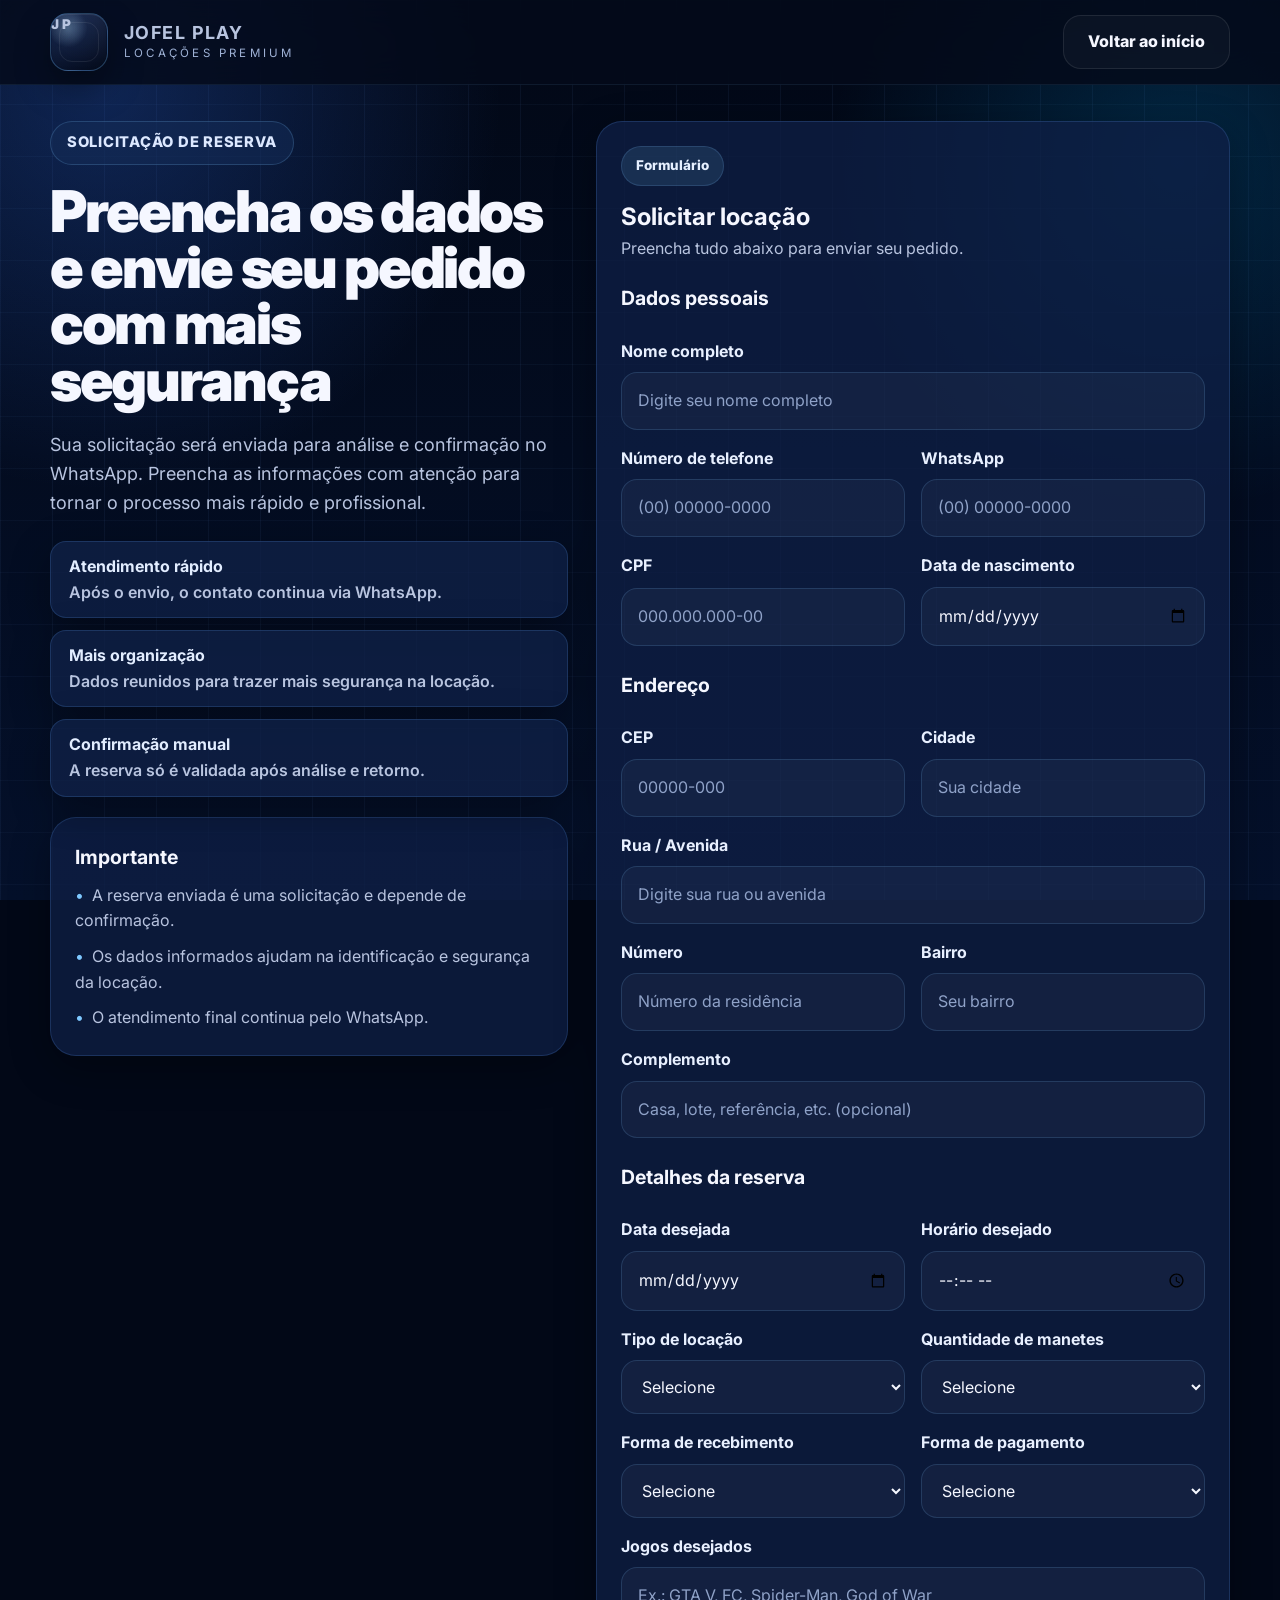
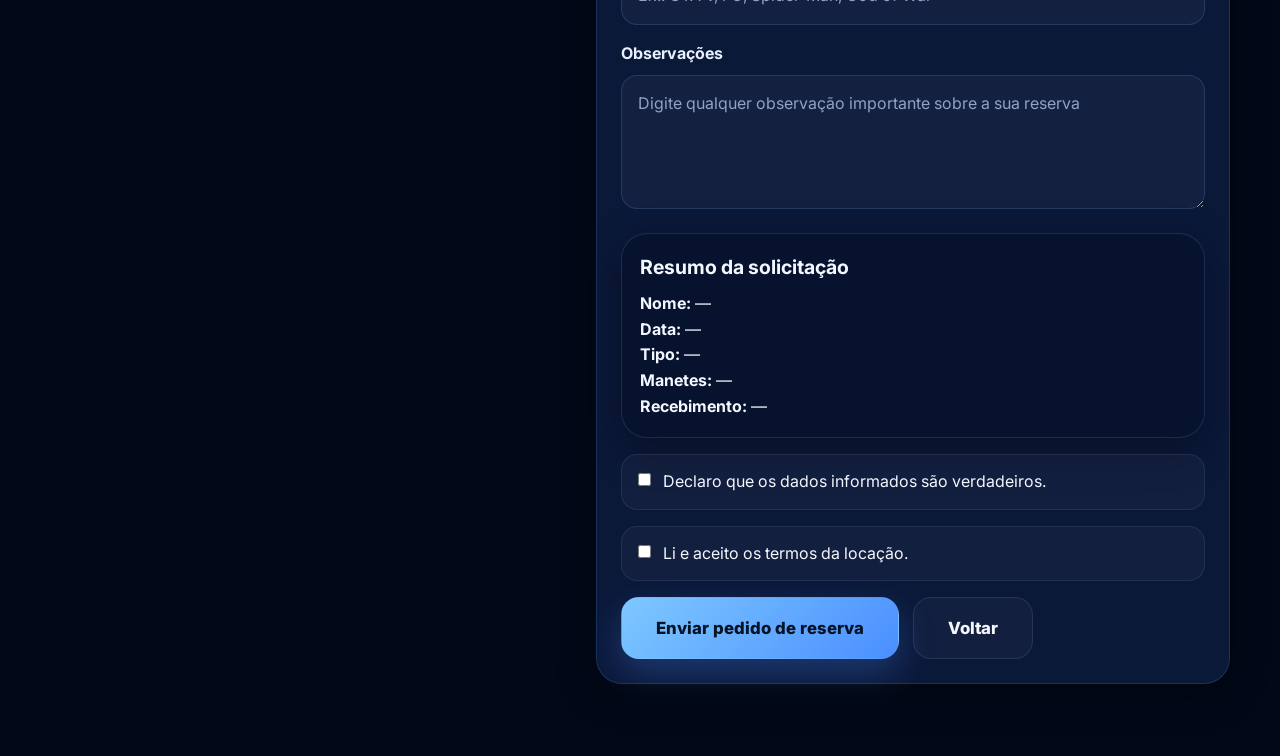
<file: reserva.html>
<!DOCTYPE html>
<html lang="pt-BR">
<head>
  <meta charset="UTF-8" />
  <meta name="viewport" content="width=device-width, initial-scale=1.0" />
  <title>Reserva | JOFEL PLAY LOCAÇÕES</title>
  <meta
    name="description"
    content="Solicite sua reserva de PS5 com a JOFEL PLAY LOCAÇÕES. Preencha seus dados e finalize o atendimento pelo WhatsApp."
  />
  <link rel="preconnect" href="https://fonts.googleapis.com">
  <link rel="preconnect" href="https://fonts.gstatic.com" crossorigin>
  <link href="https://fonts.googleapis.com/css2?family=Inter:wght@400;500;600;700;800;900&display=swap" rel="stylesheet">
  <link rel="stylesheet" href="style.css" />
</head>
<body class="reserve-page-body">
  <div class="site-bg"></div>

  <header class="header reserve-header">
    <div class="container nav">
      <a href="index.html" class="brand brand-elegant">
  <span class="brand-mark" aria-hidden="true">
    <span class="brand-mark-ring"></span>
    <span class="brand-mark-text">JP</span>
  </span>
  <span class="brand-copy">
    <strong>JOFEL PLAY</strong>
    <span>LOCAÇÕES PREMIUM</span>
  </span>
</a>

      <a href="index.html" class="btn btn-secondary reserve-back">Voltar ao início</a>
    </div>
  </header>

  <main class="section reserve-main">
    <div class="container reserve-layout">
      <section class="reserve-copy">
        <div class="eyebrow">SOLICITAÇÃO DE RESERVA</div>
        <h1>Preencha os dados e envie seu pedido com mais segurança</h1>
        <p>
          Sua solicitação será enviada para análise e confirmação no WhatsApp.
          Preencha as informações com atenção para tornar o processo mais rápido e profissional.
        </p>

        <div class="reserve-benefits">
          <article class="glass-card">
            <strong>Atendimento rápido</strong>
            <p>Após o envio, o contato continua via WhatsApp.</p>
          </article>

          <article class="glass-card">
            <strong>Mais organização</strong>
            <p>Dados reunidos para trazer mais segurança na locação.</p>
          </article>

          <article class="glass-card">
            <strong>Confirmação manual</strong>
            <p>A reserva só é validada após análise e retorno.</p>
          </article>
        </div>

        <div class="reserve-note">
          <h3>Importante</h3>
          <ul>
            <li>A reserva enviada é uma solicitação e depende de confirmação.</li>
            <li>Os dados informados ajudam na identificação e segurança da locação.</li>
            <li>O atendimento final continua pelo WhatsApp.</li>
          </ul>
        </div>
      </section>

      <section class="reserve-form-card">
        <div class="form-top">
          <span class="section-tag">Formulário</span>
          <h2>Solicitar locação</h2>
          <p>Preencha tudo abaixo para enviar seu pedido.</p>
        </div>

        <form id="reservaForm" class="reserve-form">
          <div class="form-block">
            <h3>Dados pessoais</h3>
            <div class="form-grid">
              <div class="form-group full">
                <label for="nome">Nome completo</label>
                <input type="text" id="nome" name="nome" placeholder="Digite seu nome completo" required />
              </div>

              <div class="form-group">
                <label for="telefone">Número de telefone</label>
                <input type="tel" id="telefone" name="telefone" placeholder="(00) 00000-0000" required />
              </div>

              <div class="form-group">
                <label for="whatsapp">WhatsApp</label>
                <input type="tel" id="whatsapp" name="whatsapp" placeholder="(00) 00000-0000" required />
              </div>

              <div class="form-group">
                <label for="cpf">CPF</label>
                <input type="text" id="cpf" name="cpf" placeholder="000.000.000-00" required />
              </div>

              <div class="form-group">
                <label for="nascimento">Data de nascimento</label>
                <input type="date" id="nascimento" name="nascimento" required />
              </div>
            </div>
          </div>

          <div class="form-block">
            <h3>Endereço</h3>
            <div class="form-grid">
              <div class="form-group">
                <label for="cep">CEP</label>
                <input type="text" id="cep" name="cep" placeholder="00000-000" required />
              </div>

              <div class="form-group">
                <label for="cidade">Cidade</label>
                <input type="text" id="cidade" name="cidade" placeholder="Sua cidade" required />
              </div>

              <div class="form-group full">
                <label for="rua">Rua / Avenida</label>
                <input type="text" id="rua" name="rua" placeholder="Digite sua rua ou avenida" required />
              </div>

              <div class="form-group">
                <label for="numero">Número</label>
                <input type="text" id="numero" name="numero" placeholder="Número da residência" required />
              </div>

              <div class="form-group">
                <label for="bairro">Bairro</label>
                <input type="text" id="bairro" name="bairro" placeholder="Seu bairro" required />
              </div>

              <div class="form-group full">
                <label for="complemento">Complemento</label>
                <input
                  type="text"
                  id="complemento"
                  name="complemento"
                  placeholder="Casa, lote, referência, etc. (opcional)"
                />
              </div>
            </div>
          </div>

          <div class="form-block">
            <h3>Detalhes da reserva</h3>
            <div class="form-grid">
              <div class="form-group">
                <label for="dataReserva">Data desejada</label>
                <input type="date" id="dataReserva" name="dataReserva" required />
              </div>

              <div class="form-group">
                <label for="horaReserva">Horário desejado</label>
                <input type="time" id="horaReserva" name="horaReserva" required />
              </div>

              <div class="form-group">
                <label for="tipoLocacao">Tipo de locação</label>
                <select id="tipoLocacao" name="tipoLocacao" required>
                  <option value="">Selecione</option>
                  <option value="1 hora">1 hora</option>
                  <option value="1 dia">1 dia</option>
                  <option value="final de semana">Final de semana</option>
                </select>
              </div>

              <div class="form-group">
                <label for="manetes">Quantidade de manetes</label>
                <select id="manetes" name="manetes" required>
                  <option value="">Selecione</option>
                  <option value="1 manete">1 manete</option>
                  <option value="2 manetes">2 manetes</option>
                </select>
              </div>

              <div class="form-group">
                <label for="retirada">Forma de recebimento</label>
                <select id="retirada" name="retirada" required>
                  <option value="">Selecione</option>
                  <option value="retirada no local">Retirada no local</option>
                  <option value="entrega">Entrega</option>
                </select>
              </div>

              <div class="form-group">
                <label for="pagamento">Forma de pagamento</label>
                <select id="pagamento" name="pagamento" required>
                  <option value="">Selecione</option>
                  <option value="pix">Pix</option>
                  <option value="dinheiro">Dinheiro</option>
                  <option value="a combinar">A combinar</option>
                </select>
              </div>

              <div class="form-group full">
                <label for="jogos">Jogos desejados</label>
                <input
                  type="text"
                  id="jogos"
                  name="jogos"
                  placeholder="Ex.: GTA V, FC, Spider-Man, God of War"
                />
              </div>

              <div class="form-group full">
                <label for="observacoes">Observações</label>
                <textarea
                  id="observacoes"
                  name="observacoes"
                  rows="4"
                  placeholder="Digite qualquer observação importante sobre a sua reserva"
                ></textarea>
              </div>
            </div>
          </div>

          <div class="summary-panel" id="resumoReserva">
            <h3>Resumo da solicitação</h3>
            <p>Preencha os campos acima para visualizar um resumo antes de enviar.</p>
          </div>

          <div class="checks">
            <label class="check-item">
              <input type="checkbox" id="dadosVerdadeiros" required />
              <span>Declaro que os dados informados são verdadeiros.</span>
            </label>

            <label class="check-item">
              <input type="checkbox" id="aceiteTermos" required />
              <span>Li e aceito os termos da locação.</span>
            </label>
          </div>

          <div class="form-actions">
            <button type="submit" class="btn btn-primary btn-lg submit-btn">Enviar pedido de reserva</button>
            <a href="index.html" class="btn btn-secondary btn-lg">Voltar</a>
          </div>
        </form>
      </section>
    </div>
  </main>

  <script src="script.js"></script>
</body>
</html>
</file>
<file: style.css>
:root {
  --bg: #020817;
  --bg-2: #07122b;
  --card: rgba(11, 24, 55, 0.92);
  --card-soft: rgba(15, 31, 70, 0.75);
  --line: rgba(99, 168, 255, 0.18);
  --line-strong: rgba(247, 208, 109, 0.45);
  --text: #f5f7ff;
  --muted: #b8c4df;
  --blue-1: #7ec8ff;
  --blue-2: #4a8fff;
  --blue-3: #102448;
  --gold: #f7d06d;
  --gold-2: #ffbf1f;
  --shadow: 0 12px 40px rgba(0, 0, 0, 0.32);
  --radius: 26px;
}

* {
  margin: 0;
  padding: 0;
  box-sizing: border-box;
}

html { scroll-behavior: smooth; }

body {
  font-family: 'Inter', sans-serif;
  background: var(--bg);
  color: var(--text);
  line-height: 1.6;
  overflow-x: hidden;
}

.site-bg {
  position: fixed;
  inset: 0;
  z-index: -2;
  background:
    radial-gradient(circle at 8% 10%, rgba(52, 119, 255, 0.26), transparent 28%),
    radial-gradient(circle at 92% 18%, rgba(0, 172, 255, 0.18), transparent 25%),
    linear-gradient(90deg, rgba(124, 179, 255, 0.06) 1px, transparent 1px),
    linear-gradient(rgba(124, 179, 255, 0.04) 1px, transparent 1px),
    linear-gradient(180deg, #020816 0%, #04102a 100%);
  background-size: auto, auto, 52px 52px, 52px 52px, auto;
}

a { color: inherit; text-decoration: none; }
img { max-width: 100%; display: block; }
button, input, select, textarea { font: inherit; }

.container {
  width: min(1180px, calc(100% - 32px));
  margin: 0 auto;
}

.header {
  position: sticky;
  top: 0;
  z-index: 50;
  backdrop-filter: blur(18px);
  background: rgba(4, 10, 26, 0.82);
  border-bottom: 1px solid rgba(126, 200, 255, 0.09);
}

.nav {
  min-height: 84px;
  display: flex;
  align-items: center;
  justify-content: space-between;
  gap: 24px;
}

.brand {
  display: flex;
  align-items: center;
  gap: 14px;
  flex-shrink: 0;
}

.brand-badge {
  width: 48px;
  height: 48px;
  border-radius: 16px;
  display: grid;
  place-items: center;
  font-weight: 900;
  background: linear-gradient(135deg, var(--blue-1), var(--blue-2));
  color: #021128;
  box-shadow: 0 10px 30px rgba(74, 143, 255, 0.32);
}

.brand strong,
.footer-brand strong {
  display: block;
  font-size: 1.08rem;
  letter-spacing: 0.04em;
}

.brand span,
.footer-brand span {
  display: block;
  color: var(--muted);
  font-size: 0.84rem;
  letter-spacing: 0.22em;
}

.nav-links {
  display: flex;
  align-items: center;
  gap: 28px;
  color: #d8e3f8;
  font-weight: 500;
}

.nav-links a {
  opacity: 0.92;
  transition: 0.2s ease;
}

.nav-links a:hover { color: var(--blue-1); }

.menu-toggle {
  display: none;
  background: transparent;
  border: 1px solid var(--line);
  color: var(--text);
  width: 44px;
  height: 44px;
  border-radius: 12px;
}

.btn {
  display: inline-flex;
  justify-content: center;
  align-items: center;
  min-height: 54px;
  padding: 0 24px;
  border-radius: 18px;
  border: 1px solid transparent;
  font-weight: 800;
  font-size: 1rem;
  transition: transform 0.2s ease, box-shadow 0.2s ease, background 0.2s ease;
  cursor: pointer;
}

.btn:hover { transform: translateY(-2px); }

.btn-primary {
  color: #041326;
  background: linear-gradient(135deg, var(--blue-1), var(--blue-2));
  box-shadow: 0 14px 34px rgba(74, 143, 255, 0.28);
}

.btn-secondary {
  color: var(--text);
  background: rgba(255, 255, 255, 0.03);
  border-color: rgba(255, 255, 255, 0.09);
}

.btn.large, .btn-lg {
  min-height: 62px;
  padding-inline: 34px;
  font-size: 1.05rem;
}

.hero { padding: 74px 0 34px; }

.hero-grid {
  display: grid;
  grid-template-columns: 1.1fr 0.9fr;
  gap: 40px;
  align-items: center;
}

.eyebrow {
  display: inline-flex;
  align-items: center;
  gap: 8px;
  padding: 9px 16px;
  border-radius: 999px;
  border: 1px solid rgba(126, 200, 255, 0.2);
  color: #dce8ff;
  background: rgba(20, 43, 86, 0.56);
  font-size: 0.92rem;
  font-weight: 800;
  letter-spacing: 0.05em;
}

.eyebrow.center { margin-bottom: 18px; }
.eyebrow.gold {
  color: #ffecb0;
  border-color: rgba(247, 208, 109, 0.3);
  background: rgba(71, 54, 18, 0.34);
}

.hero-copy h1,
.reserve-copy h1 {
  margin-top: 18px;
  font-size: clamp(2.9rem, 6vw, 5.3rem);
  line-height: 0.98;
  font-weight: 900;
  letter-spacing: -0.04em;
  max-width: 760px;
}

.hero-copy h1 span { color: var(--blue-1); }

.hero-copy p,
.reserve-copy > p {
  margin-top: 22px;
  color: var(--muted);
  font-size: 1.13rem;
  max-width: 720px;
}

.hero-points,
.trust-items,
.reserve-benefits {
  display: flex;
  flex-wrap: wrap;
  gap: 12px;
}

.hero-points { margin-top: 24px; }

.hero-points span,
.trust-items span,
.reserve-benefits .glass-card {
  padding: 12px 18px;
  border-radius: 16px;
  background: rgba(17, 34, 72, 0.75);
  border: 1px solid var(--line);
  color: #e2edff;
  font-weight: 600;
}

.hero-actions {
  display: flex;
  flex-wrap: wrap;
  gap: 14px;
  margin-top: 30px;
}

.price-ps5 {
  display: flex;
  align-items: center;
  gap: 18px;
  margin-top: 26px;
  padding: 18px;
  width: fit-content;
  max-width: 100%;
  border-radius: 24px;
  border: 1px solid rgba(126, 200, 255, 0.16);
  background: rgba(9, 24, 55, 0.65);
  box-shadow: var(--shadow);
}

.ps5-mini {
  width: 90px;
  height: 90px;
  flex-shrink: 0;
  display: grid;
  place-items: center;
  background: radial-gradient(circle at center, rgba(126, 200, 255, 0.18), transparent 68%);
}

.price-note {
  display: grid;
  gap: 4px;
  color: var(--muted);
}

.price-kicker {
  font-size: 0.92rem;
  font-weight: 700;
  text-transform: uppercase;
  letter-spacing: 0.07em;
}

.price-note strong {
  color: var(--blue-1);
  font-size: 2rem;
  line-height: 1;
}

.price-note small {
  color: #d8e5ff;
  font-size: 0.95rem;
}

.hero-card-wrap {
  display: flex;
  justify-content: flex-end;
}

.hero-card {
  width: 100%;
  max-width: 470px;
  background: linear-gradient(180deg, rgba(12, 28, 64, 0.94), rgba(8, 20, 47, 0.94));
  border: 1px solid var(--line);
  border-radius: 30px;
  padding: 24px;
  box-shadow: var(--shadow);
}

.hero-card-tags {
  display: flex;
  flex-wrap: wrap;
  gap: 10px;
  margin-bottom: 18px;
}

.tag {
  padding: 10px 16px;
  border-radius: 999px;
  background: rgba(255,255,255,0.04);
  border: 1px solid rgba(255,255,255,0.08);
  color: #dce8ff;
  font-weight: 700;
}

.tag.active {
  color: #061325;
  background: linear-gradient(135deg, var(--blue-1), var(--blue-2));
  border-color: transparent;
}

.hero-card-item,
.info-card,
.step-card,
.security-card,
.callout,
.game-card,
.faq-list details,
.package-card,
.reserve-form-card,
.reserve-note,
.summary-panel,
.glass-card {
  background: var(--card-soft);
  border: 1px solid var(--line);
  border-radius: var(--radius);
  box-shadow: var(--shadow);
}

.hero-card-item {
  padding: 18px 18px 16px;
  background: rgba(255,255,255,0.03);
  border-radius: 20px;
  box-shadow: none;
}

.hero-card-item + .hero-card-item { margin-top: 12px; }

.hero-card-item h3,
.info-card h3,
.step-card h3,
.security-card h3,
.game-body h3,
.footer h3,
.package-card h3,
.form-block h3,
.summary-panel h3,
.reserve-note h3 {
  font-size: 1.22rem;
  margin-bottom: 8px;
}

.hero-card-item p,
.info-card p,
.step-card p,
.security-card p,
.game-body p,
.footer p,
.footer li,
.faq-list p,
.section-title p,
.package-card p,
.reserve-note li,
.summary-panel p,
.glass-card p,
.form-top p {
  color: var(--muted);
}

.trust-strip { padding-bottom: 30px; }
.trust-items { justify-content: center; }

.section { padding: 72px 0; }

.section-title {
  text-align: center;
  max-width: 860px;
  margin: 0 auto 34px;
}

.section-title h2,
.security-card.big h2,
.callout h2 {
  font-size: clamp(2rem, 4vw, 4rem);
  line-height: 1.08;
  letter-spacing: -0.04em;
  font-weight: 900;
}

.section-title p {
  margin-top: 16px;
  font-size: 1.12rem;
}

.cards-grid,
.package-grid {
  display: grid;
  gap: 18px;
}

.cards-grid.four { grid-template-columns: repeat(4, 1fr); }
.cards-grid.three,
.package-grid { grid-template-columns: repeat(3, 1fr); }

.info-card,
.step-card,
.security-card { padding: 24px; }

.icon-box,
.step-number {
  width: 58px;
  height: 58px;
  border-radius: 18px;
  display: grid;
  place-items: center;
  font-size: 1.4rem;
  background: linear-gradient(135deg, rgba(126, 200, 255, 0.26), rgba(74, 143, 255, 0.22));
  border: 1px solid rgba(126, 200, 255, 0.2);
  margin-bottom: 18px;
}

.step-number {
  font-weight: 900;
  color: #071428;
  background: linear-gradient(135deg, var(--blue-1), var(--blue-2));
}

.packages-section .section-title { max-width: 900px; }

.package-card {
  position: relative;
  overflow: hidden;
  padding: 26px;
  background:
    radial-gradient(circle at top, rgba(255, 191, 31, 0.12), transparent 32%),
    linear-gradient(180deg, rgba(15, 25, 53, 0.96), rgba(9, 18, 43, 0.98));
}

.package-card::before {
  content: '';
  position: absolute;
  inset: 0;
  pointer-events: none;
  border-radius: inherit;
  box-shadow: inset 0 0 0 1px rgba(247, 208, 109, 0.1);
}

.package-card.featured {
  border-color: rgba(247, 208, 109, 0.45);
  box-shadow:
    0 20px 46px rgba(0, 0, 0, 0.36),
    0 0 0 1px rgba(247, 208, 109, 0.18),
    0 0 26px rgba(247, 208, 109, 0.15);
  transform: translateY(-8px);
}

.featured-badge {
  position: absolute;
  top: 18px;
  right: 18px;
  background: linear-gradient(135deg, #ffd34c, #ffbb17);
  color: #14110a;
  font-weight: 900;
  border-radius: 999px;
  padding: 8px 12px;
  font-size: 0.85rem;
}

.package-pill {
  display: inline-flex;
  align-items: center;
  padding: 8px 14px;
  border-radius: 999px;
  color: #ffecb0;
  background: rgba(247, 208, 109, 0.12);
  border: 1px solid rgba(247, 208, 109, 0.25);
  font-size: 0.85rem;
  font-weight: 800;
  letter-spacing: 0.05em;
}

.package-top p { margin-top: 8px; }
.package-prices {
  margin-top: 24px;
  display: grid;
  gap: 12px;
}

.price-row {
  display: flex;
  justify-content: space-between;
  align-items: baseline;
  gap: 16px;
  padding: 16px 18px;
  background: rgba(255,255,255,0.03);
  border: 1px solid rgba(255,255,255,0.08);
  border-radius: 18px;
}

.price-row span { color: #dfe9ff; font-weight: 600; }
.price-row strong {
  color: var(--gold-2);
  font-size: 1.6rem;
  letter-spacing: -0.03em;
}

.package-list {
  list-style: none;
  display: grid;
  gap: 10px;
  margin-top: 22px;
  color: #dce7ff;
}

.package-list li::before {
  content: '✓';
  color: var(--gold);
  font-weight: 900;
  margin-right: 10px;
}

.btn-package {
  width: 100%;
  margin-top: 22px;
  background: linear-gradient(135deg, #ffd24a, #ffbf1f);
  color: #14110a;
  box-shadow: 0 14px 30px rgba(255, 191, 31, 0.18);
}

.games-carousel-shell {
  position: relative;
  display: flex;
  align-items: center;
  gap: 14px;
}

.games-carousel {
  display: grid;
  grid-auto-flow: column;
  grid-auto-columns: minmax(260px, 320px);
  gap: 18px;
  overflow-x: auto;
  scroll-snap-type: x mandatory;
  padding: 6px 4px 10px;
  scrollbar-width: none;
  cursor: grab;
}

.games-carousel::-webkit-scrollbar { display: none; }
.games-carousel.dragging { cursor: grabbing; user-select: none; }

.carousel-arrow {
  width: 52px;
  height: 52px;
  border-radius: 50%;
  border: 1px solid rgba(126, 200, 255, 0.18);
  background: rgba(8, 19, 47, 0.9);
  color: #e8f2ff;
  font-size: 2rem;
  line-height: 1;
  cursor: pointer;
  flex-shrink: 0;
  box-shadow: var(--shadow);
}

.game-card {
  scroll-snap-align: start;
  overflow: hidden;
  transition: transform 0.2s ease, box-shadow 0.2s ease;
}

.game-card:hover { transform: translateY(-4px); }

.game-cover {
  min-height: 390px;
  display: flex;
  flex-direction: column;
  justify-content: space-between;
  padding: 16px;
  color: white;
  position: relative;
  overflow: hidden;
  background:
    linear-gradient(180deg, rgba(0,0,0,0.02), rgba(0,0,0,0.68)),
    radial-gradient(circle at top, rgba(255,255,255,0.12), transparent 35%);
}

.game-cover::before {
  content: '';
  position: absolute;
  inset: 0;
  opacity: 0.92;
}

.game-cover.gta::before {
  background:
    linear-gradient(180deg, rgba(0,0,0,0.12), rgba(0,0,0,0.72)),
    linear-gradient(135deg, #82bb5d, #1f3516 70%);
}
.game-cover.fc::before {
  background:
    linear-gradient(180deg, rgba(0,0,0,0.12), rgba(0,0,0,0.72)),
    linear-gradient(135deg, #56d2ff, #0a1733 72%);
}
.game-cover.gow::before {
  background:
    linear-gradient(180deg, rgba(0,0,0,0.1), rgba(0,0,0,0.72)),
    linear-gradient(135deg, #d18b6c, #2a1209 72%);
}
.game-cover.spider::before {
  background:
    linear-gradient(180deg, rgba(0,0,0,0.12), rgba(0,0,0,0.72)),
    linear-gradient(135deg, #ff5252, #3d0612 72%);
}
.game-cover.mk::before {
  background:
    linear-gradient(180deg, rgba(0,0,0,0.12), rgba(0,0,0,0.72)),
    linear-gradient(135deg, #f0d54f, #241f09 72%);
}
.game-cover.plus::before {
  background:
    linear-gradient(180deg, rgba(0,0,0,0.12), rgba(0,0,0,0.72)),
    linear-gradient(135deg, #78caff, #0a1731 72%);
}

.cover-badge,
.cover-title,
.game-cover::after {
  position: relative;
  z-index: 1;
}

.cover-badge {
  width: fit-content;
  padding: 7px 11px;
  border-radius: 999px;
  background: rgba(255,255,255,0.1);
  backdrop-filter: blur(10px);
  border: 1px solid rgba(255,255,255,0.18);
  font-size: 0.82rem;
  font-weight: 800;
  letter-spacing: 0.04em;
  text-transform: uppercase;
}

.cover-title {
  font-size: 2rem;
  line-height: 0.98;
  font-weight: 900;
  letter-spacing: -0.04em;
  text-shadow: 0 8px 22px rgba(0,0,0,0.35);
}

.game-body { padding: 20px; }

.mini-tag {
  display: inline-flex;
  margin-bottom: 10px;
  padding: 7px 12px;
  border-radius: 999px;
  background: rgba(126, 200, 255, 0.12);
  border: 1px solid rgba(126, 200, 255, 0.15);
  color: #dfeeff;
  font-size: 0.82rem;
  font-weight: 800;
}

.games-note {
  margin-top: 18px;
  text-align: center;
  color: var(--muted);
  font-size: 0.95rem;
}

.security-grid {
  display: grid;
  grid-template-columns: 1fr 0.95fr;
  gap: 20px;
}

.security-card { padding: 28px; }
.security-card.big .eyebrow { margin-bottom: 20px; }

.bullet-list {
  list-style: none;
  display: grid;
  gap: 12px;
  margin-top: 20px;
}

.bullet-list li {
  padding: 14px 16px;
  border-radius: 16px;
  background: rgba(255,255,255,0.03);
  border: 1px solid rgba(255,255,255,0.06);
  color: #dce7ff;
}

.security-side { display: grid; gap: 18px; }

.callout {
  padding: 42px 28px;
  text-align: center;
}

.callout p {
  margin: 16px auto 24px;
  max-width: 760px;
  color: var(--muted);
  font-size: 1.1rem;
}

.faq-wrap { max-width: 980px; }

.faq-list {
  display: grid;
  gap: 14px;
}

.faq-list details { padding: 0 22px; }

.faq-list summary {
  list-style: none;
  cursor: pointer;
  padding: 22px 0;
  font-weight: 800;
  font-size: 1.08rem;
}

.faq-list summary::-webkit-details-marker { display: none; }
.faq-list details p { padding-bottom: 22px; }

.footer {
  padding-top: 18px;
  border-top: 1px solid rgba(126, 200, 255, 0.08);
}

.footer-grid {
  display: grid;
  grid-template-columns: 1.2fr 0.8fr 0.8fr;
  gap: 30px;
  padding: 30px 0;
}

.footer-brand { margin-bottom: 16px; }

.social-links {
  display: flex;
  gap: 16px;
  margin-top: 14px;
  flex-wrap: wrap;
}

.footer ul {
  list-style: none;
  display: grid;
  gap: 12px;
}

.footer-bottom {
  border-top: 1px solid rgba(126, 200, 255, 0.08);
  padding: 18px 0 34px;
}

/* RESERVA */
.reserve-page-body { min-height: 100vh; }
.reserve-main { padding-top: 36px; }

.reserve-layout {
  display: grid;
  grid-template-columns: 0.9fr 1.1fr;
  gap: 28px;
  align-items: start;
}

.reserve-copy h1 {
  font-size: clamp(2.3rem, 4.5vw, 4.2rem);
  max-width: 680px;
}

.reserve-benefits {
  display: grid;
  grid-template-columns: 1fr;
  margin-top: 24px;
}

.glass-card { padding: 18px; }

.reserve-note,
.reserve-form-card {
  padding: 24px;
}

.reserve-note {
  margin-top: 20px;
}

.reserve-note ul {
  list-style: none;
  display: grid;
  gap: 10px;
  margin-top: 10px;
}

.reserve-note li::before {
  content: '•';
  color: var(--blue-1);
  margin-right: 8px;
}

.form-top { margin-bottom: 22px; }
.section-tag {
  display: inline-flex;
  padding: 8px 14px;
  border-radius: 999px;
  background: rgba(126, 200, 255, 0.12);
  border: 1px solid rgba(126, 200, 255, 0.16);
  color: #e6f0ff;
  font-size: 0.84rem;
  font-weight: 800;
  margin-bottom: 12px;
}

.reserve-form,
.form-grid,
.checks {
  display: grid;
  gap: 16px;
}

.form-grid {
  grid-template-columns: repeat(2, minmax(0, 1fr));
}

.form-group {
  display: grid;
  gap: 8px;
}

.form-group.full { grid-column: 1 / -1; }

.form-group label {
  font-weight: 700;
  color: #e8f0ff;
}

.form-group input,
.form-group select,
.form-group textarea {
  width: 100%;
  border: 1px solid rgba(126, 200, 255, 0.16);
  background: rgba(255,255,255,0.035);
  color: var(--text);
  border-radius: 16px;
  padding: 15px 16px;
  outline: none;
}

.form-group input:focus,
.form-group select:focus,
.form-group textarea:focus {
  border-color: rgba(126, 200, 255, 0.5);
  box-shadow: 0 0 0 4px rgba(74, 143, 255, 0.14);
}

.form-group input::placeholder,
.form-group textarea::placeholder {
  color: #8fa2c8;
}

.form-block {
  display: grid;
  gap: 16px;
  padding: 0 0 8px;
}

.summary-panel {
  padding: 18px;
  background: rgba(8, 19, 47, 0.94);
}

.summary-panel ul {
  display: grid;
  gap: 8px;
  margin-top: 12px;
  list-style: none;
  color: #dce7ff;
}

.summary-panel li strong {
  color: #fff2c4;
  font-weight: 800;
}

.check-item {
  display: flex;
  gap: 12px;
  align-items: flex-start;
  padding: 14px 16px;
  border-radius: 16px;
  background: rgba(255,255,255,0.03);
  border: 1px solid rgba(255,255,255,0.08);
}

.check-item input {
  margin-top: 4px;
  accent-color: #6cc4ff;
}

.form-actions {
  display: flex;
  flex-wrap: wrap;
  gap: 14px;
}

/* RESPONSIVO */
@media (max-width: 1080px) {
  .hero-grid,
  .security-grid,
  .cards-grid.four,
  .cards-grid.three,
  .package-grid,
  .footer-grid,
  .reserve-layout {
    grid-template-columns: 1fr 1fr;
  }

  .nav-links {
    gap: 18px;
    font-size: 0.96rem;
  }

  .games-carousel {
    grid-auto-columns: minmax(250px, 290px);
  }
}

@media (max-width: 860px) {
  .menu-toggle {
    display: inline-grid;
    place-items: center;
  }

  .nav-cta { display: none; }

  .nav {
    flex-wrap: wrap;
    padding: 14px 0;
  }

  .nav-links {
    display: none;
    width: 100%;
    flex-direction: column;
    align-items: flex-start;
    gap: 14px;
    padding-top: 8px;
  }

  .nav-links.open { display: flex; }

  .hero,
  .reserve-main { padding-top: 38px; }

  .hero-grid,
  .security-grid,
  .cards-grid.four,
  .cards-grid.three,
  .package-grid,
  .footer-grid,
  .reserve-layout {
    grid-template-columns: 1fr;
  }

  .hero-copy h1,
  .reserve-copy h1 {
    font-size: 3rem;
  }

  .section { padding: 56px 0; }

  .section-title h2,
  .security-card.big h2,
  .callout h2 {
    font-size: 2.25rem;
  }

  .carousel-arrow { display: none; }
}

@media (max-width: 560px) {
  .container { width: min(100% - 22px, 1180px); }

  .brand strong { font-size: 0.98rem; }
  .brand span { letter-spacing: 0.16em; font-size: 0.76rem; }

  .hero-copy h1,
  .reserve-copy h1 { font-size: 2.45rem; }

  .hero-copy p,
  .reserve-copy > p,
  .section-title p,
  .callout p { font-size: 1rem; }

  .hero-actions,
  .form-actions { flex-direction: column; }

  .btn,
  .btn.large,
  .btn-lg { width: 100%; }

  .hero-points,
  .trust-items,
  .social-links {
    gap: 10px;
  }

  .hero-points span,
  .trust-items span {
    width: 100%;
    text-align: center;
  }

  .hero-card,
  .info-card,
  .step-card,
  .security-card,
  .callout,
  .faq-list details,
  .package-card,
  .reserve-form-card,
  .reserve-note,
  .summary-panel {
    border-radius: 22px;
  }

  .game-cover {
    min-height: 330px;
  }

  .cover-title { font-size: 1.75rem; }

  .section-title h2,
  .security-card.big h2,
  .callout h2 {
    font-size: 1.9rem;
  }

  .price-ps5 {
    align-items: flex-start;
    flex-direction: column;
  }

  .form-grid { grid-template-columns: 1fr; }
}


.brand-logo-wrap {
  overflow: hidden;
  position: relative;
}

.brand-logo-image {
  width: 100%;
  height: 100%;
  object-fit: cover;
  display: none;
}

.brand-logo-wrap.has-image .brand-logo-image {
  display: block;
}

.brand-logo-wrap.has-image .brand-logo-fallback {
  display: none;
}

.brand-logo-fallback {
  display: grid;
  place-items: center;
  width: 100%;
  height: 100%;
}

.premium-hero-product {
  align-items: center;
  gap: 18px;
  padding: 18px 20px;
  border-radius: 26px;
  border: 1px solid rgba(126, 200, 255, 0.18);
  background: linear-gradient(180deg, rgba(10, 21, 52, 0.9), rgba(7, 18, 43, 0.78));
  max-width: 520px;
}

.ps5-real-wrap {
  width: 132px;
  min-width: 132px;
  height: 132px;
  display: grid;
  place-items: center;
  border-radius: 28px;
  background: radial-gradient(circle at 50% 30%, rgba(126, 200, 255, 0.16), rgba(74, 143, 255, 0.03));
  border: 1px solid rgba(126, 200, 255, 0.16);
}

.ps5-real-image {
  max-width: 100%;
  max-height: 100%;
  object-fit: contain;
  display: none;
  filter: drop-shadow(0 14px 26px rgba(0,0,0,0.35));
}

.ps5-real-wrap.has-image .ps5-real-image {
  display: block;
}

.ps5-real-wrap.has-image .ps5-svg-fallback {
  display: none;
}

.ps5-svg-fallback {
  width: 100%;
  max-width: 110px;
}

.premium-price-note {
  display: flex;
  flex-direction: column;
  gap: 6px;
}

.premium-price-note strong {
  font-size: 2rem;
}

.premium-price-note small {
  color: var(--muted);
}

.games-carousel-shell {
  position: relative;
  display: flex;
  align-items: center;
  gap: 14px;
}

.games-carousel {
  display: grid;
  grid-auto-flow: column;
  grid-auto-columns: minmax(260px, 320px);
  gap: 18px;
  overflow-x: auto;
  scroll-snap-type: x mandatory;
  padding: 10px 4px 16px;
  scrollbar-width: none;
  cursor: grab;
}

.games-carousel::-webkit-scrollbar {
  display: none;
}

.games-carousel.dragging {
  cursor: grabbing;
  scroll-snap-type: none;
}

.lux-game-card {
  scroll-snap-align: start;
}

.lux-cover {
  position: relative;
  min-height: 460px;
  border-radius: 28px;
  overflow: hidden;
  border: 1px solid rgba(247, 208, 109, 0.24);
  box-shadow: 0 22px 70px rgba(0, 0, 0, 0.35), inset 0 1px 0 rgba(255,255,255,0.05);
  background: linear-gradient(145deg, rgba(8, 17, 42, 0.98), rgba(2, 8, 23, 0.98));
}

.lux-cover::before {
  content: '';
  position: absolute;
  inset: 0;
  background: radial-gradient(circle at 50% 0%, rgba(255, 215, 128, 0.12), transparent 40%);
  z-index: 0;
}

.official-cover {
  position: absolute;
  inset: 0;
  width: 100%;
  height: 100%;
  object-fit: cover;
  display: none;
}

.lux-cover.has-image .official-cover {
  display: block;
}

.lux-fallback {
  position: absolute;
  inset: 0;
  display: grid;
  place-items: center;
  font-size: 2rem;
  font-weight: 900;
  letter-spacing: -0.04em;
  color: white;
  text-align: center;
  padding: 20px;
  z-index: 1;
}

.lux-cover.has-image .lux-fallback {
  display: none;
}

.cover-gta { background: linear-gradient(135deg, #50763b, #131b11); }
.cover-fc { background: linear-gradient(135deg, #174d7c, #08121f); }
.cover-gow { background: linear-gradient(135deg, #805741, #1f110d); }
.cover-spider { background: linear-gradient(135deg, #9f2033, #20040a); }
.cover-mk { background: linear-gradient(135deg, #73661f, #171506); }
.cover-plus { background: linear-gradient(135deg, #2155bb, #081121); }

.lux-overlay {
  position: absolute;
  inset: 0;
  background: linear-gradient(180deg, rgba(2,8,23,0.08) 0%, rgba(2,8,23,0.16) 36%, rgba(2,8,23,0.9) 100%);
  z-index: 2;
}

.lux-chip {
  position: absolute;
  top: 16px;
  left: 16px;
  z-index: 3;
  padding: 8px 12px;
  border-radius: 999px;
  background: rgba(247, 208, 109, 0.12);
  border: 1px solid rgba(247, 208, 109, 0.3);
  color: #ffe8a8;
  font-weight: 800;
  font-size: 0.8rem;
}

.lux-caption {
  position: absolute;
  left: 0;
  right: 0;
  bottom: 0;
  z-index: 3;
  padding: 22px;
}

.lux-caption h3 {
  font-size: 1.45rem;
  margin-bottom: 6px;
}

.lux-caption p {
  color: #d8e2f8;
}

.carousel-arrow {
  width: 54px;
  height: 54px;
  border-radius: 18px;
  border: 1px solid rgba(247, 208, 109, 0.28);
  background: rgba(8, 19, 47, 0.92);
  color: #ffe8a8;
  font-size: 2rem;
  line-height: 1;
  cursor: pointer;
  transition: transform 0.2s ease, background 0.2s ease;
  flex: 0 0 auto;
}

.carousel-arrow:hover {
  transform: translateY(-2px);
  background: rgba(15, 31, 70, 0.96);
}

@media (max-width: 920px) {
  .games-carousel-shell {
    gap: 8px;
  }

  .carousel-arrow {
    display: none;
  }

  .games-carousel {
    grid-auto-columns: minmax(240px, 84vw);
  }
}

@media (max-width: 720px) {
  .premium-hero-product {
    flex-direction: column;
    align-items: flex-start;
  }

  .ps5-real-wrap {
    width: 112px;
    min-width: 112px;
    height: 112px;
  }

  .lux-cover {
    min-height: 400px;
  }
}


/* Ajustes finos v3 */
.nav-links.open {
  display: flex;
}

@media (max-width: 820px) {
  .nav-links.open {
    display: flex;
    width: 100%;
    flex-direction: column;
    align-items: flex-start;
    gap: 14px;
    padding: 12px 0 4px;
  }

  .carousel-arrow {
    display: none;
  }

  .section-title p {
    max-width: 92%;
    margin-inline: auto;
  }
}

.ps5-real-wrap {
  width: 112px;
  height: 112px;
  border-radius: 26px;
  overflow: hidden;
  flex-shrink: 0;
  background: linear-gradient(180deg, rgba(19,37,78,0.95), rgba(8,20,47,0.95));
  border: 1px solid rgba(126, 200, 255, 0.16);
  display: grid;
  place-items: center;
}

.ps5-real-image {
  width: 100%;
  height: 100%;
  object-fit: contain;
  padding: 10px;
}

.ps5-svg-fallback {
  width: 100%;
  height: 100%;
  display: grid;
  place-items: center;
  padding: 12px;
}

.brand-logo-image {
  width: 100%;
  height: 100%;
  object-fit: cover;
  border-radius: 16px;
}

.brand-logo-wrap.has-image .brand-logo-fallback,
.ps5-real-wrap.has-image .ps5-svg-fallback,
.lux-cover.has-image .lux-fallback {
  display: none;
}

.brand-logo-wrap:not(.has-image) .brand-logo-image,
.ps5-real-wrap:not(.has-image) .ps5-real-image,
.lux-cover:not(.has-image) .official-cover {
  display: none;
}

.official-cover {
  position: absolute;
  inset: 0;
  width: 100%;
  height: 100%;
  object-fit: cover;
}

.lux-cover {
  position: relative;
  min-height: 440px;
  border-radius: 28px;
  overflow: hidden;
  background: linear-gradient(180deg, rgba(16,31,67,0.92), rgba(6,14,34,0.98));
  border: 1px solid rgba(247,208,109,0.22);
  box-shadow: 0 18px 40px rgba(0,0,0,0.34);
}

.lux-cover::before {
  content: '';
  position: absolute;
  inset: 0;
  background: radial-gradient(circle at top, rgba(255,255,255,0.12), transparent 34%);
  pointer-events: none;
}

.lux-overlay {
  position: absolute;
  inset: 0;
  background: linear-gradient(180deg, rgba(0,0,0,0.04) 0%, rgba(0,0,0,0.28) 45%, rgba(0,0,0,0.88) 100%);
}

.lux-caption, .lux-chip, .lux-fallback {
  position: relative;
  z-index: 2;
}

@media (max-width: 560px) {
  .lux-cover {
    min-height: 400px;
  }
}


/* ===== Pacote Netflix + logo elegante ===== */
.brand-elegant {
  gap: 16px;
}

.brand-copy {
  display: flex;
  flex-direction: column;
  line-height: 1;
}

.brand-copy strong {
  font-size: 1.12rem;
  letter-spacing: 0.08em;
}

.brand-copy span {
  margin-top: 6px;
  color: #9fb2d6;
  letter-spacing: 0.28em;
  font-size: 0.72rem;
}

.brand-mark {
  position: relative;
  width: 58px;
  height: 58px;
  min-width: 58px;
  border-radius: 18px;
  display: grid;
  place-items: center;
  background:
    radial-gradient(circle at 30% 25%, rgba(173, 220, 255, 0.38), transparent 34%),
    linear-gradient(145deg, rgba(20, 40, 86, 0.98), rgba(5, 13, 33, 0.98));
  border: 1px solid rgba(126, 200, 255, 0.26);
  box-shadow:
    0 16px 34px rgba(0, 0, 0, 0.34),
    inset 0 1px 0 rgba(255,255,255,0.12),
    inset 0 -10px 24px rgba(0,0,0,0.22);
  overflow: hidden;
}

.brand-mark::before {
  content: '';
  position: absolute;
  inset: 1px;
  border-radius: 16px;
  background: linear-gradient(180deg, rgba(255,255,255,0.05), rgba(255,255,255,0));
  pointer-events: none;
}

.brand-mark-ring {
  position: absolute;
  inset: 8px;
  border-radius: 13px;
  border: 1px solid rgba(255,255,255,0.08);
  pointer-events: none;
}

.brand-mark-text {
  position: relative;
  z-index: 1;
  font-size: 1.18rem;
  font-weight: 900;
  letter-spacing: 0.08em;
  color: #f5fbff;
  text-shadow: 0 4px 16px rgba(0,0,0,0.45);
}

.games-showcase-head {
  display: flex;
  align-items: end;
  justify-content: space-between;
  gap: 18px;
  margin: 0 auto 22px;
  padding: 0 8px;
}

.games-showcase-head h3 {
  font-size: clamp(1.5rem, 3vw, 2rem);
  letter-spacing: -0.04em;
}

.games-showcase-head p {
  color: #9cb0d7;
  max-width: 360px;
  text-align: right;
}

.games-showcase-label {
  display: inline-flex;
  margin-bottom: 10px;
  padding: 8px 14px;
  border-radius: 999px;
  background: rgba(255,255,255,0.04);
  border: 1px solid rgba(255,255,255,0.08);
  color: #dfe9ff;
  font-size: 0.78rem;
  letter-spacing: 0.18em;
  font-weight: 800;
}

.games-carousel-shell-netflix {
  gap: 18px;
}

.games-carousel-netflix {
  grid-auto-columns: minmax(250px, 276px);
  gap: 24px;
  padding: 12px 6px 20px;
}

.netflix-card {
  transition: transform 0.28s ease, filter 0.28s ease;
}

.netflix-card:hover {
  transform: translateY(-10px) scale(1.02);
}

.netflix-cover {
  min-height: 392px;
  border-radius: 24px;
  border: 1px solid rgba(255,255,255,0.08);
  box-shadow:
    0 20px 46px rgba(0,0,0,0.46),
    0 0 0 1px rgba(255,255,255,0.03),
    inset 0 -30px 60px rgba(0,0,0,0.18);
}

.netflix-cover::after {
  content: '';
  position: absolute;
  inset: 0;
  background: linear-gradient(180deg, rgba(255,255,255,0.08), transparent 24%);
  pointer-events: none;
  z-index: 1;
}

.netflix-topline {
  position: absolute;
  top: 14px;
  left: 14px;
  right: 14px;
  z-index: 3;
  display: flex;
  align-items: center;
  justify-content: space-between;
  gap: 10px;
}

.netflix-badge {
  display: inline-flex;
  align-items: center;
  justify-content: center;
  padding: 8px 11px;
  border-radius: 999px;
  background: rgba(7, 16, 38, 0.72);
  border: 1px solid rgba(255,255,255,0.13);
  color: #f6f8ff;
  font-size: 0.76rem;
  font-weight: 800;
  backdrop-filter: blur(8px);
}

.netflix-caption {
  padding: 24px 18px 20px;
}

.netflix-mini {
  display: inline-block;
  margin-bottom: 10px;
  color: rgba(255,255,255,0.8);
  font-size: 0.82rem;
  font-weight: 700;
  letter-spacing: 0.03em;
}

.netflix-caption h3 {
  font-size: 1.55rem;
  line-height: 1.02;
  margin-bottom: 8px;
}

.netflix-caption p {
  font-size: 0.96rem;
  line-height: 1.5;
  color: #dde7fd;
  max-width: 90%;
}

.games-carousel-shell-netflix .carousel-arrow {
  width: 52px;
  height: 52px;
  border-radius: 999px;
  border: 1px solid rgba(255,255,255,0.12);
  background: rgba(5, 13, 33, 0.86);
  color: #ffffff;
  backdrop-filter: blur(10px);
  box-shadow: 0 14px 28px rgba(0,0,0,0.34);
}

.games-carousel-shell-netflix .carousel-arrow:hover {
  background: rgba(12, 26, 61, 0.95);
}

.games-carousel-shell-netflix .lux-chip {
  top: auto;
  left: auto;
  position: static;
  background: rgba(255,255,255,0.12);
  border: 1px solid rgba(255,255,255,0.15);
  color: #ffffff;
  backdrop-filter: blur(8px);
}

@media (max-width: 860px) {
  .games-showcase-head {
    flex-direction: column;
    align-items: flex-start;
    padding: 0;
  }

  .games-showcase-head p {
    text-align: left;
    max-width: none;
  }
}

@media (max-width: 560px) {
  .brand-elegant {
    gap: 12px;
  }

  .brand-mark {
    width: 50px;
    height: 50px;
    min-width: 50px;
    border-radius: 16px;
  }

  .brand-copy strong {
    font-size: 0.98rem;
  }

  .brand-copy span {
    letter-spacing: 0.18em;
    font-size: 0.66rem;
  }

  .games-carousel-netflix {
    grid-auto-columns: minmax(222px, 73vw);
    gap: 16px;
  }

  .netflix-cover {
    min-height: 344px;
    border-radius: 20px;
  }

  .netflix-caption {
    padding: 18px 16px 16px;
  }

  .netflix-caption h3 {
    font-size: 1.28rem;
  }

  .netflix-caption p {
    max-width: 100%;
    font-size: 0.9rem;
  }
}
</file>
